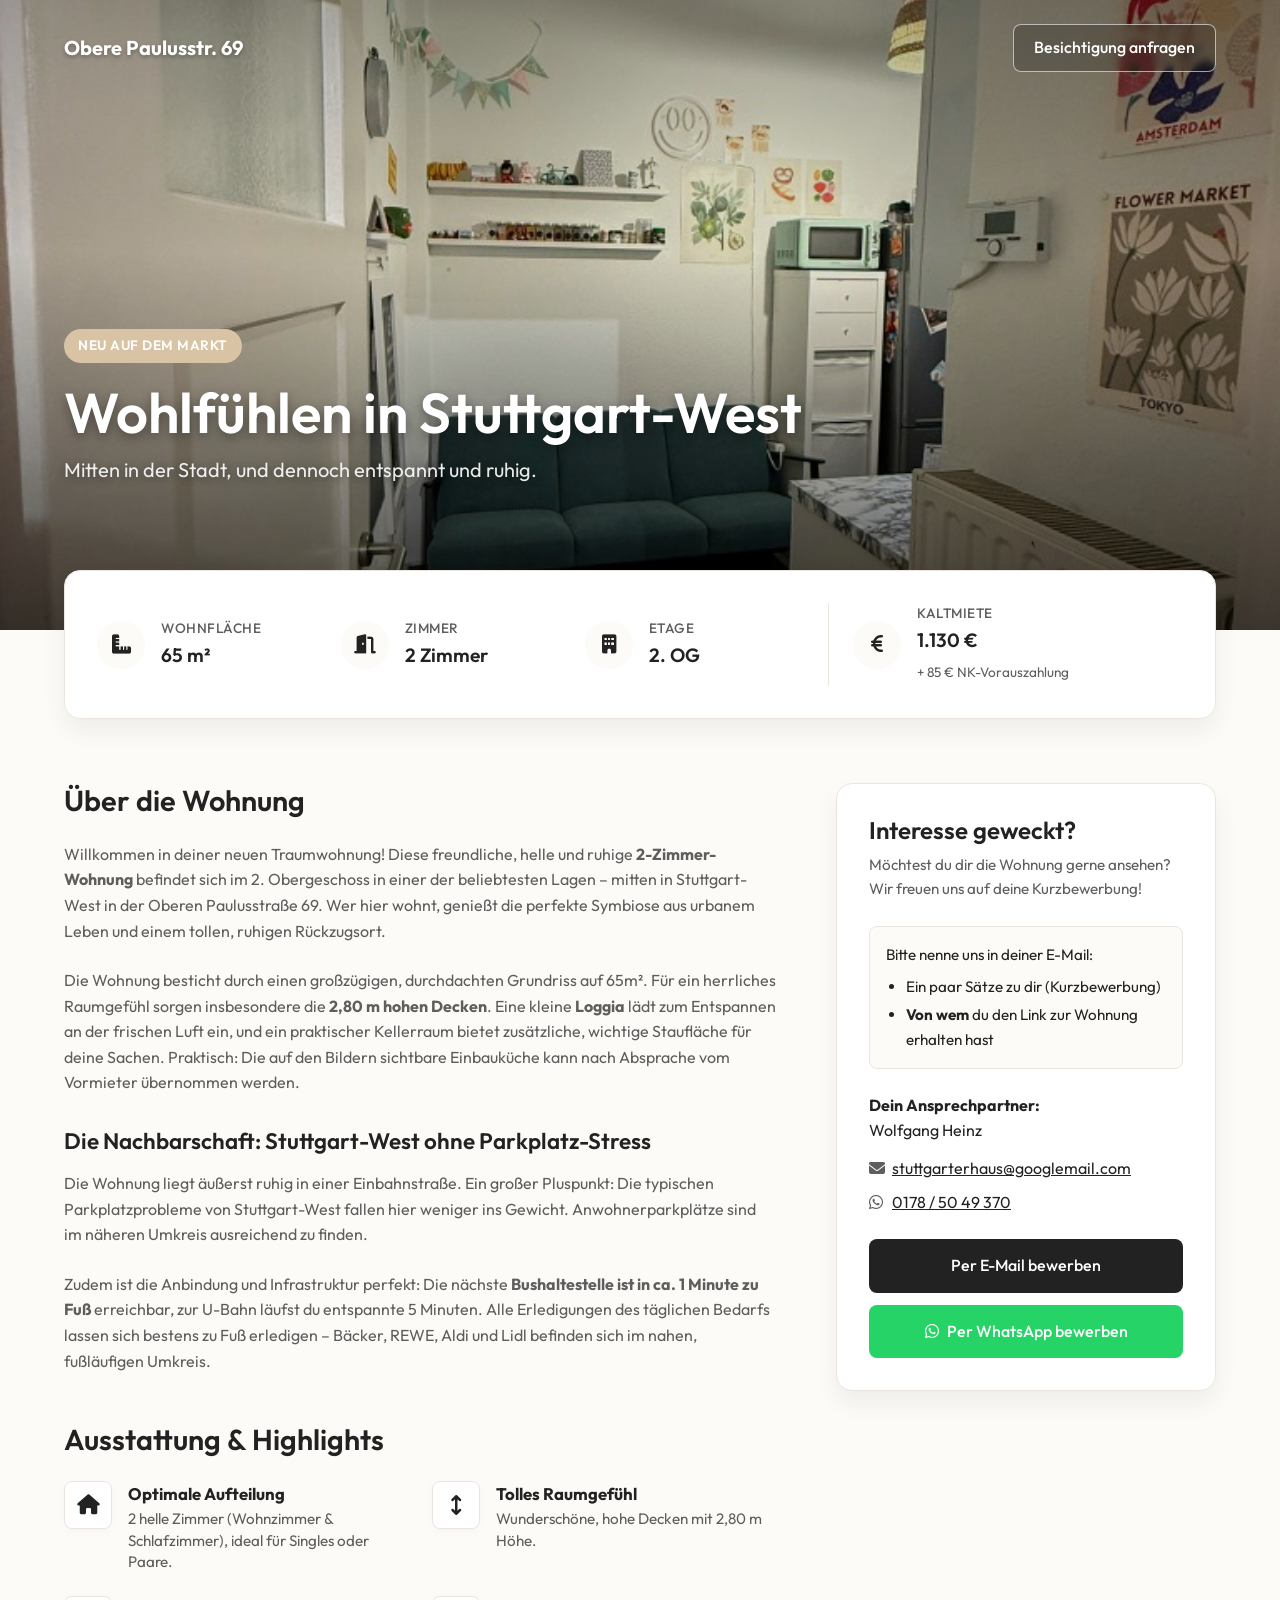
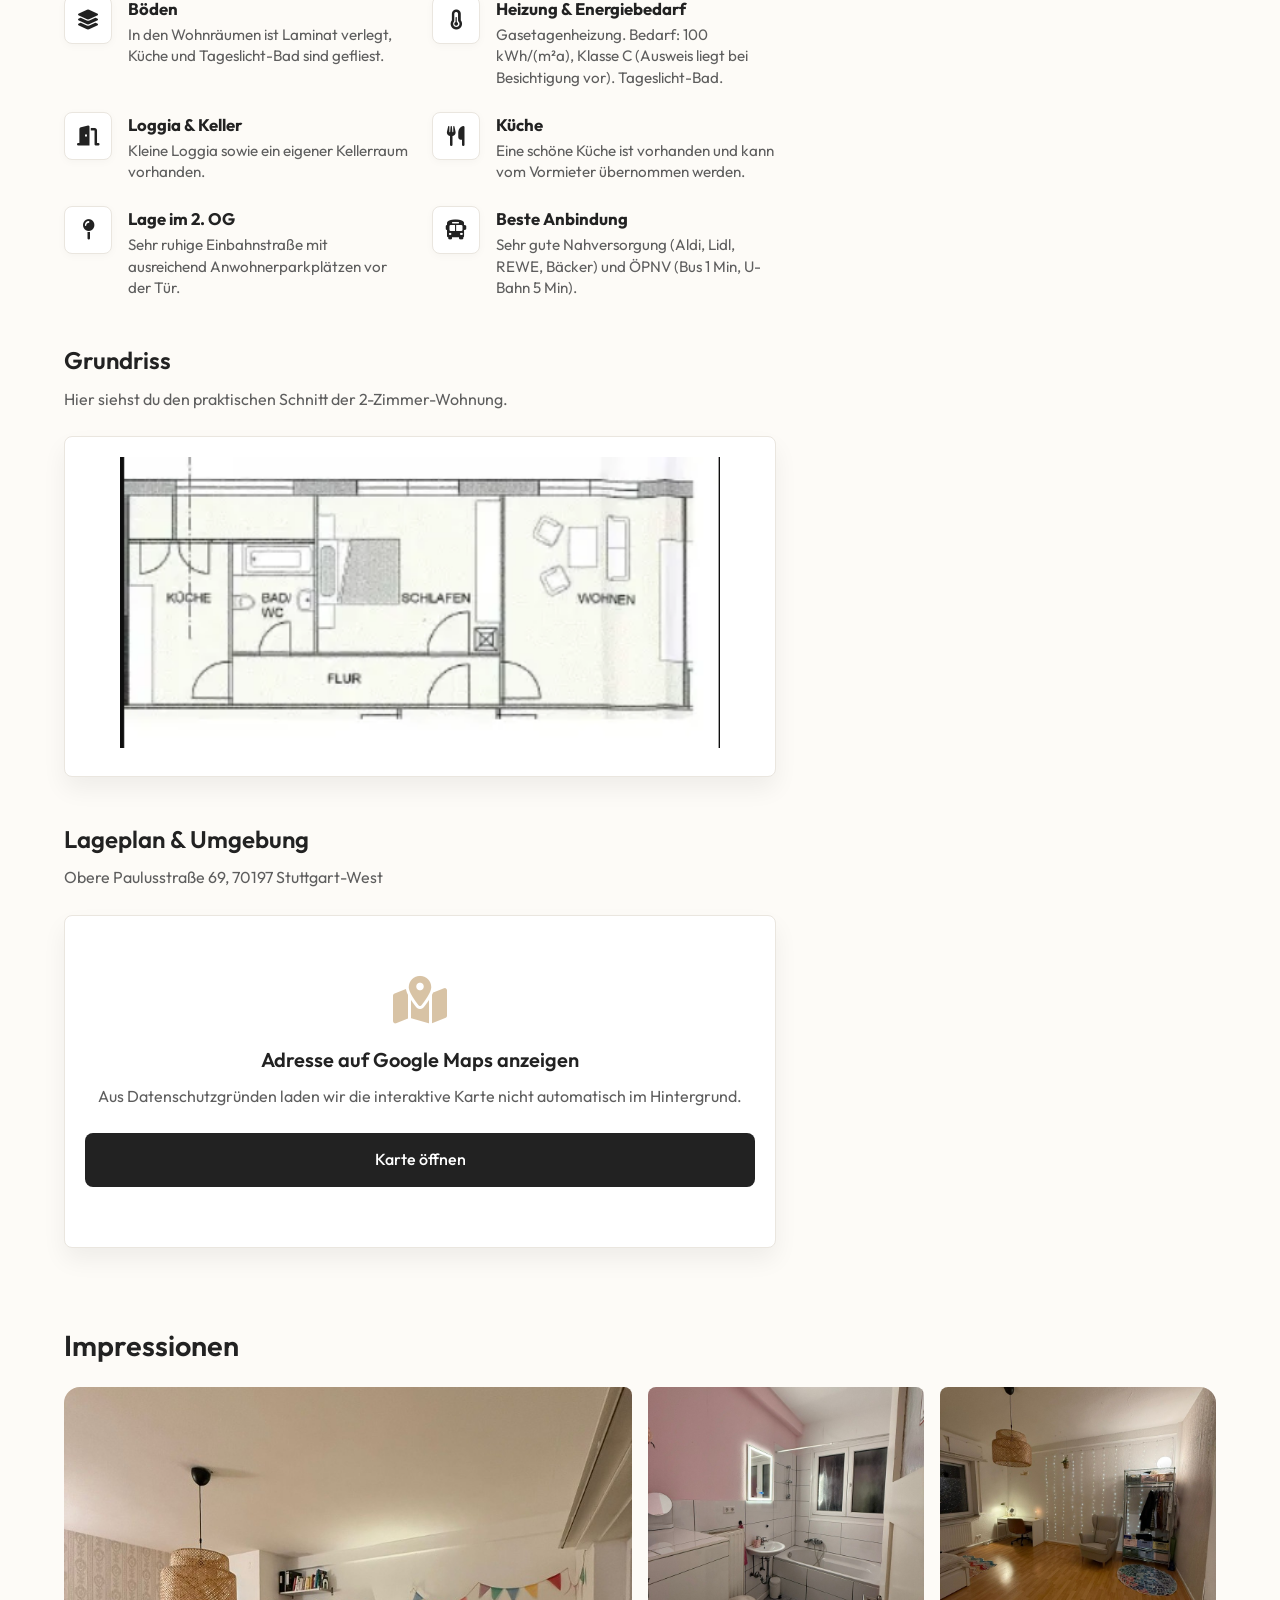
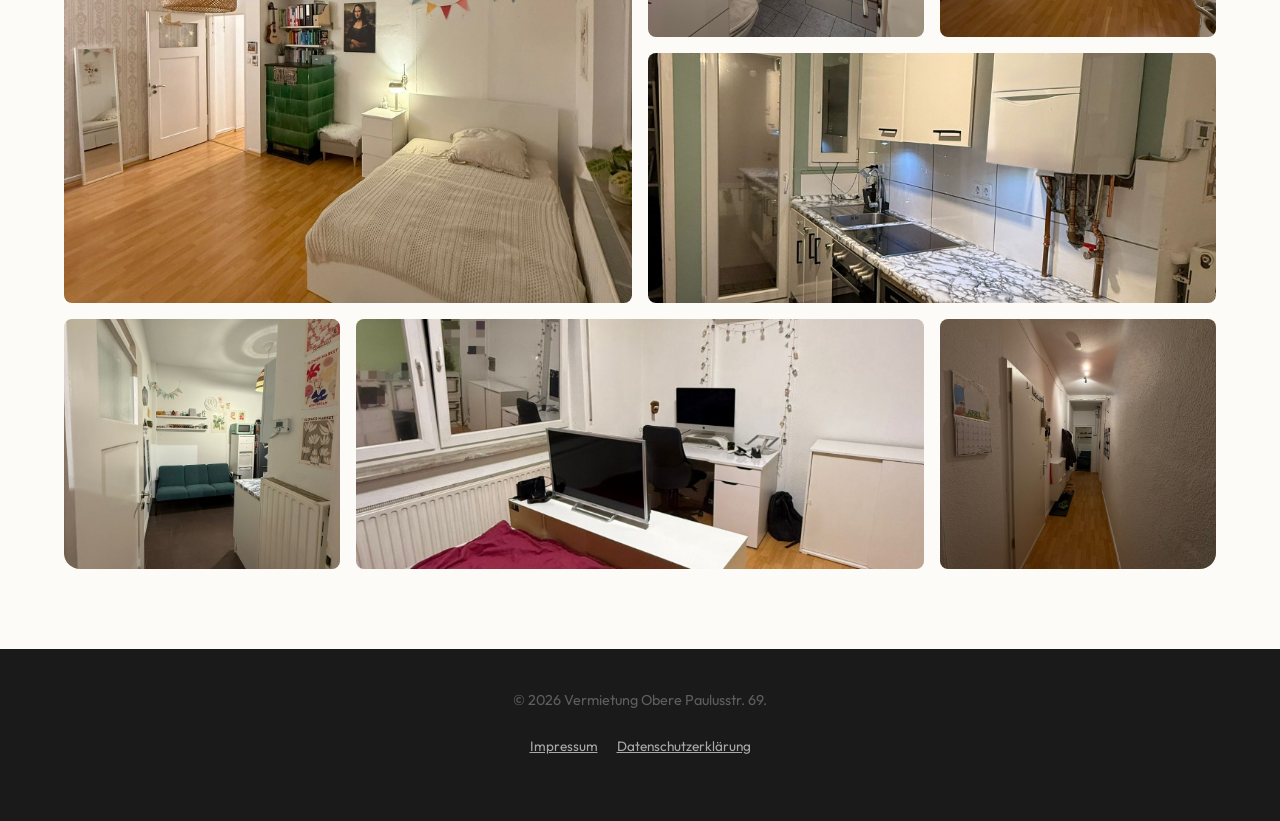
<file: index.html>
<!DOCTYPE html>
<html lang="de">
<head>
    <meta charset="UTF-8">
    <meta name="viewport" content="width=device-width, initial-scale=1.0">
    
    <!-- Open Graph (WhatsApp / iMessage Vorschaubild) -->
    <meta property="og:title" content="Traumwohnung in Stuttgart-West | 65m² | 2 Zimmer">
    <meta property="og:description" content="Moderne, helle 2-Zimmer-Wohnung im 2. OG in Stuttgart-West. 65qm, hohe Decken, Loggia. Jetzt ansehen!">
    <!-- WICHTIG: Ersetze 'DEINE_DOMAIN.de' durch die finale Webadresse, damit WhatsApp das Bild findet -->
    <meta property="og:image" content="https://DEINE_DOMAIN.de/hero_apartment_1775661954087.png">
    
    <title>Wohlfühlen in Stuttgart-West – Deine neue Traumwohnung</title>
    <meta name="description" content="Helle und ruhige 2-Zimmer-Wohnung, 65qm, 2. OG in Stuttgart-West (Obere Paulusstr. 69). Loggia, Keller, 2,8m Decken, Gasetagenheizung.">
    <!-- Google Fonts -->
    <link rel="preconnect" href="https://fonts.googleapis.com">
    <link rel="preconnect" href="https://fonts.gstatic.com" crossorigin>
    <link href="https://fonts.googleapis.com/css2?family=Outfit:wght@300;400;500;600;700&display=swap" rel="stylesheet">
    <!-- Font Awesome for Icons -->
    <link rel="stylesheet" href="https://cdnjs.cloudflare.com/ajax/libs/font-awesome/6.4.0/css/all.min.css">
    <!-- Custom CSS -->
    <link rel="stylesheet" href="styles.css">
</head>
<body>

    <!-- Header / Nav (Optional, minimalist) -->
    <header class="navbar">
        <div class="container nav-content">
            <div class="logo">Obere Paulusstr. 69</div>
            <a href="#kontakt" class="btn-primary-outline">Besichtigung anfragen</a>
        </div>
    </header>

    <!-- Hero Section -->
    <section class="hero">
        <div class="hero-image-container">
            <!-- Using Image 1 as Hero -->
            <img src="media__1775661708270.jpg" alt="Helles Wohnzimmer in Stuttgart-West" class="hero-image">
            <div class="hero-overlay"></div>
            <div class="hero-content container">
                <span class="badge">Neu auf dem Markt</span>
                <h1>Wohlfühlen in Stuttgart-West</h1>
                <p class="hero-subtitle">Mitten in der Stadt, und dennoch entspannt und ruhig.</p>
            </div>
        </div>
    </section>

    <!-- Quick Facts Box -->
    <div class="container">
        <div class="quick-facts">
            <div class="fact-item">
                <div class="fact-icon"><i class="fa-solid fa-ruler-combined"></i></div>
                <div class="fact-text">
                    <span class="fact-label">Wohnfläche</span>
                    <span class="fact-value">65 m²</span>
                </div>
            </div>
            <div class="fact-item">
                <div class="fact-icon"><i class="fa-solid fa-door-open"></i></div>
                <div class="fact-text">
                    <span class="fact-label">Zimmer</span>
                    <span class="fact-value">2 Zimmer</span>
                </div>
            </div>
            <div class="fact-item">
                <div class="fact-icon"><i class="fa-solid fa-building"></i></div>
                <div class="fact-text">
                    <span class="fact-label">Etage</span>
                    <span class="fact-value">2. OG</span>
                </div>
            </div>
            <div class="fact-item fact-price">
                <div class="fact-icon"><i class="fa-solid fa-euro-sign"></i></div>
                <div class="fact-text">
                    <span class="fact-label">Kaltmiete</span>
                    <span class="fact-value">1.130 € <br><small>+ 85 € NK-Vorauszahlung</small></span>
                </div>
            </div>
        </div>
    </div>

    <!-- Main Content Area -->
    <main class="container main-layout">
        <div class="content-left">
            <!-- Beschreibung -->
            <section class="description-section">
                <h2>Über die Wohnung</h2>
                <p>Willkommen in deiner neuen Traumwohnung! Diese freundliche, helle und ruhige <strong>2-Zimmer-Wohnung</strong> befindet sich im 2. Obergeschoss in einer der beliebtesten Lagen – mitten in Stuttgart-West in der Oberen Paulusstraße 69. Wer hier wohnt, genießt die perfekte Symbiose aus urbanem Leben und einem tollen, ruhigen Rückzugsort.</p>
                <p>Die Wohnung besticht durch einen großzügigen, durchdachten Grundriss auf 65m². Für ein herrliches Raumgefühl sorgen insbesondere die <strong>2,80 m hohen Decken</strong>. Eine kleine <strong>Loggia</strong> lädt zum Entspannen an der frischen Luft ein, und ein praktischer Kellerraum bietet zusätzliche, wichtige Staufläche für deine Sachen. Praktisch: Die auf den Bildern sichtbare Einbauküche kann nach Absprache vom Vormieter übernommen werden.</p>
                
                <h3>Die Nachbarschaft: Stuttgart-West ohne Parkplatz-Stress</h3>
                <p>Die Wohnung liegt äußerst ruhig in einer Einbahnstraße. Ein großer Pluspunkt: Die typischen Parkplatzprobleme von Stuttgart-West fallen hier weniger ins Gewicht. Anwohnerparkplätze sind im näheren Umkreis ausreichend zu finden.</p>
                <p>Zudem ist die Anbindung und Infrastruktur perfekt: Die nächste <strong>Bushaltestelle ist in ca. 1 Minute zu Fuß</strong> erreichbar, zur U-Bahn läufst du entspannte 5 Minuten. Alle Erledigungen des täglichen Bedarfs lassen sich bestens zu Fuß erledigen – Bäcker, REWE, Aldi und Lidl befinden sich im nahen, fußläufigen Umkreis.</p>
            </section>

            <!-- Ausstattungs-Liste -->
            <section class="features-section">
                <h2>Ausstattung & Highlights</h2>
                <div class="features-grid">
                    <div class="feature-item">
                        <i class="fa-solid fa-house"></i>
                        <div class="feature-content">
                            <strong>Optimale Aufteilung</strong>
                            <span>2 helle Zimmer (Wohnzimmer & Schlafzimmer), ideal für Singles oder Paare.</span>
                        </div>
                    </div>
                    <div class="feature-item">
                        <i class="fa-solid fa-arrows-up-down"></i>
                        <div class="feature-content">
                            <strong>Tolles Raumgefühl</strong>
                            <span>Wunderschöne, hohe Decken mit 2,80 m Höhe.</span>
                        </div>
                    </div>
                    <div class="feature-item">
                        <i class="fa-solid fa-layer-group"></i>
                        <div class="feature-content">
                            <strong>Böden</strong>
                            <span>In den Wohnräumen ist Laminat verlegt, Küche und Tageslicht-Bad sind gefliest.</span>
                        </div>
                    </div>
                    <div class="feature-item">
                        <i class="fa-solid fa-temperature-half"></i>
                        <div class="feature-content">
                            <strong>Heizung & Energiebedarf</strong>
                            <span>Gasetagenheizung. Bedarf: 100 kWh/(m²a), Klasse C (Ausweis liegt bei Besichtigung vor). Tageslicht-Bad.</span>
                        </div>
                    </div>
                    <div class="feature-item">
                        <i class="fa-solid fa-door-open"></i>
                        <div class="feature-content">
                            <strong>Loggia & Keller</strong>
                            <span>Kleine Loggia sowie ein eigener Kellerraum vorhanden.</span>
                        </div>
                    </div>
                    <div class="feature-item">
                        <i class="fa-solid fa-utensils"></i>
                        <div class="feature-content">
                            <strong>Küche</strong>
                            <span>Eine schöne Küche ist vorhanden und kann vom Vormieter übernommen werden.</span>
                        </div>
                    </div>
                    <div class="feature-item">
                        <i class="fa-solid fa-map-pin"></i>
                        <div class="feature-content">
                            <strong>Lage im 2. OG</strong>
                            <span>Sehr ruhige Einbahnstraße mit ausreichend Anwohnerparkplätzen vor der Tür.</span>
                        </div>
                    </div>
                    <div class="feature-item">
                        <i class="fa-solid fa-bus"></i>
                        <div class="feature-content">
                            <strong>Beste Anbindung</strong>
                            <span>Sehr gute Nahversorgung (Aldi, Lidl, REWE, Bäcker) und ÖPNV (Bus 1 Min, U-Bahn 5 Min).</span>
                        </div>
                    </div>
                </div>
            </section>

            <!-- Grundriss -->
            <section class="floorplan-section" style="margin-top: 48px;">
                <h2>Grundriss</h2>
                <p>Hier siehst du den praktischen Schnitt der 2-Zimmer-Wohnung.</p>
                <div style="border-radius: 8px; overflow: hidden; box-shadow: var(--box-shadow); border: 1px solid var(--border-color); text-align: center; background-color: white; padding: 20px;">
                    <img src="media__1775673850440.png" alt="Grundriss der Wohnung" style="width: 100%; max-width: 600px; display: inline-block;">
                </div>
            </section>

            <!-- Lageplan -->
            <section class="map-section" style="margin-top: 48px;">
                <h2>Lageplan & Umgebung</h2>
                <p>Obere Paulusstraße 69, 70197 Stuttgart-West</p>
                <div style="border-radius: 8px; overflow: hidden; box-shadow: var(--box-shadow); border: 1px solid var(--border-color); background-color: var(--surface-color); text-align: center; padding: 60px 20px;">
                    <i class="fa-solid fa-map-location-dot" style="font-size: 3rem; color: var(--accent-color); margin-bottom: 24px;"></i>
                    <h3 style="margin-bottom: 12px; font-size: 1.25rem;">Adresse auf Google Maps anzeigen</h3>
                    <p style="color: var(--text-secondary); margin-bottom: 24px;">Aus Datenschutzgründen laden wir die interaktive Karte nicht automatisch im Hintergrund.</p>
                    <a href="https://maps.google.com/maps?q=Obere+Paulusstra%C3%9Fe+69,+70197+Stuttgart" target="_blank" rel="noopener noreferrer" class="btn-primary" style="display: inline-block;">Karte öffnen</a>
                </div>
            </section>
        </div>

        <div class="content-right" id="kontakt">
            <!-- Kontakt Box -->
            <div class="contact-card">
                <h3>Interesse geweckt?</h3>
                <p>Möchtest du dir die Wohnung gerne ansehen? Wir freuen uns auf deine Kurzbewerbung!</p>
                
                <div style="margin-top: 20px; margin-bottom: 24px; font-size: 0.95rem; background-color: var(--bg-color); padding: 16px; border-radius: 8px; border: 1px solid var(--border-color);">
                    Bitte nenne uns in deiner E-Mail:
                    <ul style="margin-top: 8px; padding-left: 20px; color: var(--text-primary);">
                        <li style="margin-bottom: 4px;">Ein paar Sätze zu dir (Kurzbewerbung)</li>
                        <li><strong>Von wem</strong> du den Link zur Wohnung erhalten hast</li>
                    </ul>
                </div>
                
                <div style="margin-bottom: 24px;">
                    <strong>Dein Ansprechpartner:</strong><br>
                    Wolfgang Heinz<br>
                    <div style="margin-top: 12px; display: flex; flex-direction: column; gap: 8px;">
                        <span>
                            <i class="fa-solid fa-envelope" style="color: var(--text-secondary); width: 20px;"></i> 
                            <a href="mailto:stuttgarterhaus@googlemail.com?subject=Bewerbung%20Wohnung%20Obere%20Paulusstr.%2069&body=Hallo%20Herr%20Heinz%2C%0D%0A%0D%0Aich%20interessiere%20mich%20f%C3%BCr%20die%20Wohnung.%0D%0A%0D%0A---%0D%0AMeine%20Kurzbewerbung%3A%0D%0A(bitte%20hier%20ausf%C3%BCllen)%0D%0A%0D%0A%0D%0AIch%20wurde%20auf%20die%20Wohnung%20aufmerksam%20gemacht%20von%20(Vorname%20Nachname)%3A%0D%0A...%0D%0A---%0D%0A%0D%0AViele%20Gr%C3%BC%C3%9Fe%0D%0A" style="color: var(--text-primary); text-decoration: underline;">stuttgarterhaus@googlemail.com</a>
                        </span>
                        <span>
                            <i class="fa-brands fa-whatsapp" style="color: var(--text-secondary); width: 20px;"></i> 
                            <a href="https://wa.me/491785049370?text=Hallo%20Herr%20Heinz%2C%0A%0Aich%20interessiere%20mich%20f%C3%BCr%20die%20Wohnung%20(Obere%20Paulusstr.%2069).%0A%0A---%0AMeine%20Kurzbewerbung%3A%0A(bitte%20ausf%C3%BCllen)%0A%0AIch%20wurde%20auf%20die%20Wohnung%20aufmerksam%20gemacht%20von%20(Vorname%20Nachname)%3A%0A...%0A---" target="_blank" rel="noopener noreferrer" style="color: var(--text-primary); text-decoration: underline;">0178 / 50 49 370</a>
                        </span>
                    </div>
                </div>
                
                <div style="display: flex; flex-direction: column; gap: 12px;">
                    <a href="mailto:stuttgarterhaus@googlemail.com?subject=Bewerbung%20Wohnung%20Obere%20Paulusstr.%2069&body=Hallo%20Herr%20Heinz%2C%0D%0A%0D%0Aich%20interessiere%20mich%20f%C3%BCr%20die%20Wohnung.%0D%0A%0D%0A---%0D%0AMeine%20Kurzbewerbung%3A%0D%0A(bitte%20hier%20ausf%C3%BCllen)%0D%0A%0D%0A%0D%0AIch%20wurde%20auf%20die%20Wohnung%20aufmerksam%20gemacht%20von%20(Vorname%20Nachname)%3A%0D%0A...%0D%0A---%0D%0A%0D%0AViele%20Gr%C3%BC%C3%9Fe%0D%0A" class="btn-primary" style="display: block; text-align: center;">Per E-Mail bewerben</a>
                    
                    <a href="https://wa.me/491785049370?text=Hallo%20Herr%20Heinz%2C%0A%0Aich%20interessiere%20mich%20f%C3%BCr%20die%20Wohnung%20(Obere%20Paulusstr.%2069).%0A%0A---%0AMeine%20Kurzbewerbung%3A%0A(bitte%20ausf%C3%BCllen)%0A%0AIch%20wurde%20auf%20die%20Wohnung%20aufmerksam%20gemacht%20von%20(Vorname%20Nachname)%3A%0A...%0A---" target="_blank" rel="noopener noreferrer" class="btn-primary" style="display: block; text-align: center; background-color: #25D366; border-color: #25D366; color: white;">
                        <i class="fa-brands fa-whatsapp" style="margin-right: 8px;"></i>Per WhatsApp bewerben
                    </a>
                </div>
            </div>
        </div>
    </main>

    <!-- Bilder-Galerie -->
    <section class="gallery-section container">
        <h2>Impressionen</h2>
        <div class="gallery-grid">
            <div class="gallery-item item-main">
                <img src="media__1775661708303.jpg" alt="Wohndetail">
            </div>
            <div class="gallery-item">
                <img src="media__1775661708313.jpg" alt="Wohndetail">
            </div>
            <div class="gallery-item">
                <img src="media__1775661708344.jpg" alt="Wohndetail">
            </div>
            <div class="gallery-item item-wide">
                <img src="media__1775661708350.jpg" alt="Wohndetail">
            </div>
            <div class="gallery-item">
                <img src="media__1775661708270.jpg" alt="Wohndetail">
            </div>
            <div class="gallery-item item-wide">
                <img src="media__1775674872232.jpg" alt="Wohndetail">
            </div>
            <div class="gallery-item">
                <img src="media__1775674937672.jpg" alt="Wohndetail">
            </div>
        </div>
    </section>

    <!-- Footer -->
    <footer>
        <div class="container">
            <p>&copy; 2026 Vermietung Obere Paulusstr. 69.</p>
            <p style="margin-top: 8px; font-size: 0.85rem;">
                <a href="impressum.html" style="color: #aaa; margin-right: 16px; text-decoration: underline;">Impressum</a>
                <a href="datenschutz.html" style="color: #aaa; text-decoration: underline;">Datenschutzerklärung</a>
            </p>
        </div>
    </footer>

</body>
</html>
</file>
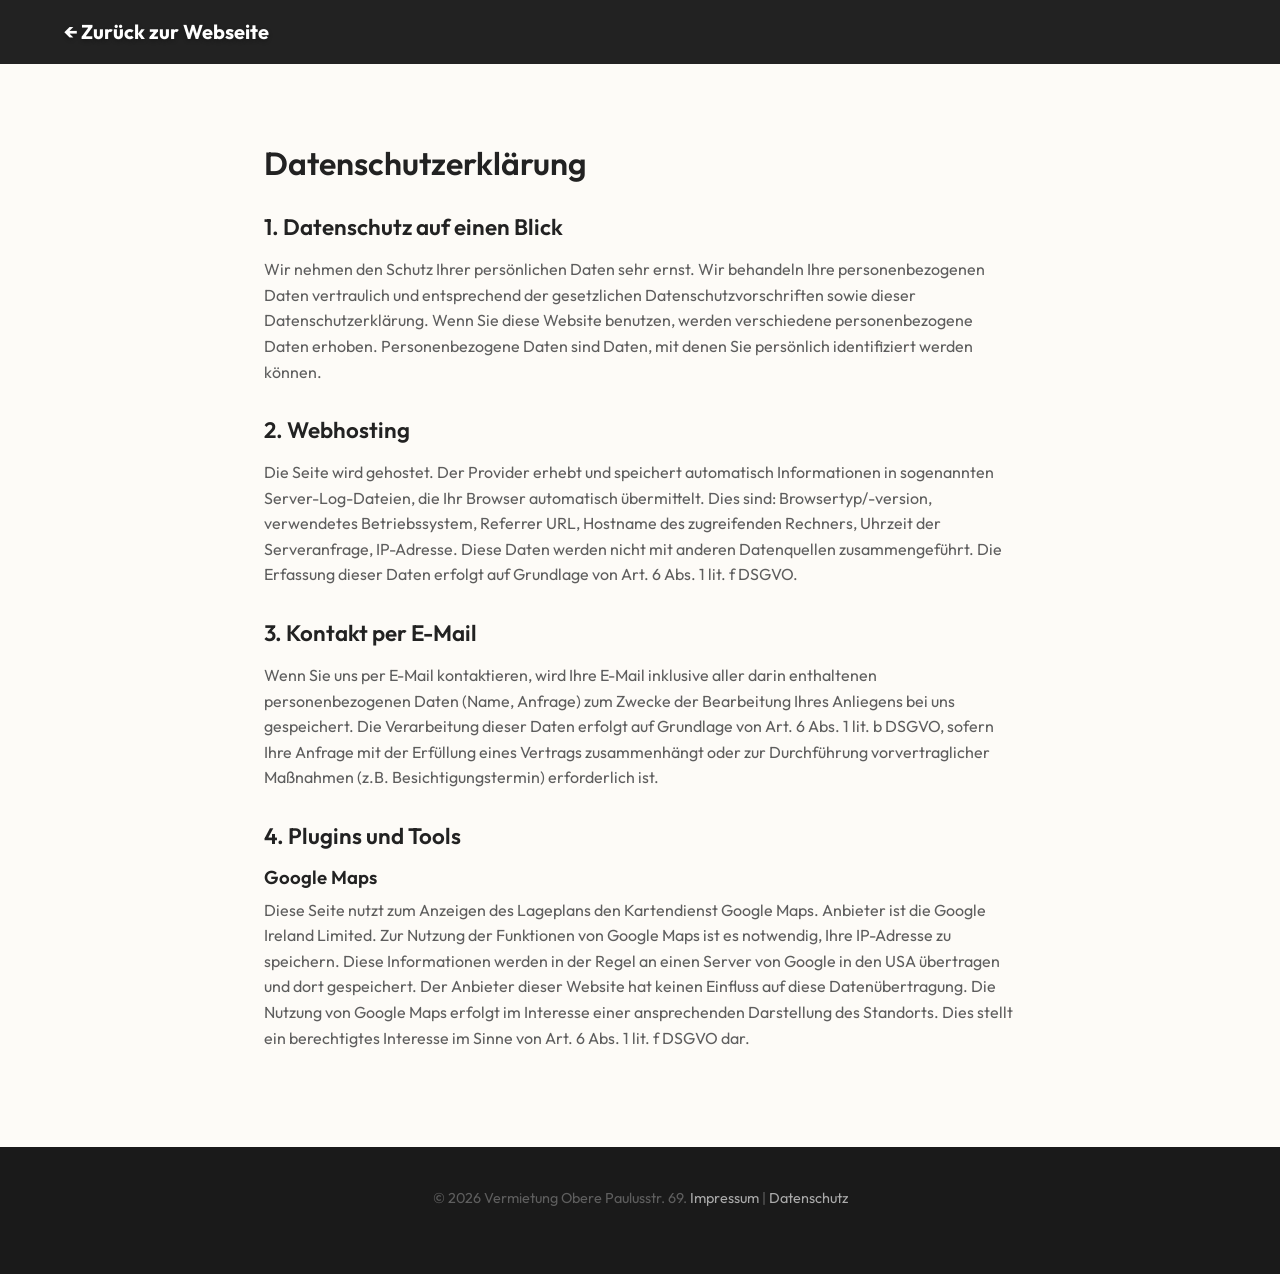
<file: datenschutz.html>
<!DOCTYPE html>
<html lang="de">
<head>
    <meta charset="UTF-8">
    <meta name="viewport" content="width=device-width, initial-scale=1.0">
    <title>Datenschutzerklärung</title>
    <link href="https://fonts.googleapis.com/css2?family=Outfit:wght@300;400;500;600;700&display=swap" rel="stylesheet">
    <link rel="stylesheet" href="styles.css">
    <style>
        .legal-content {
            padding: 80px 24px;
            max-width: 800px;
            margin: 0 auto;
            min-height: 80vh;
        }
        .legal-content h1 { margin-bottom: 24px; }
        .legal-content h2 { margin-top: 32px; margin-bottom: 16px; font-size: 1.4rem; }
        .legal-content p, .legal-content li { margin-bottom: 16px; color: var(--text-secondary); }
    </style>
</head>
<body>
    <header class="navbar" style="position: relative; background-color: var(--text-primary); padding: 16px 0;">
        <div class="container nav-content">
            <a href="index.html" class="logo" style="color: white; text-decoration: none;">&larr; Zurück zur Webseite</a>
        </div>
    </header>
    <main class="legal-content">
        <h1>Datenschutzerklärung</h1>
        <h2>1. Datenschutz auf einen Blick</h2>
        <p>Wir nehmen den Schutz Ihrer persönlichen Daten sehr ernst. Wir behandeln Ihre personenbezogenen Daten vertraulich und entsprechend der gesetzlichen Datenschutzvorschriften sowie dieser Datenschutzerklärung. Wenn Sie diese Website benutzen, werden verschiedene personenbezogene Daten erhoben. Personenbezogene Daten sind Daten, mit denen Sie persönlich identifiziert werden können.</p>

        <h2>2. Webhosting</h2>
        <p>Die Seite wird gehostet. Der Provider erhebt und speichert automatisch Informationen in sogenannten Server-Log-Dateien, die Ihr Browser automatisch übermittelt. Dies sind: Browsertyp/-version, verwendetes Betriebssystem, Referrer URL, Hostname des zugreifenden Rechners, Uhrzeit der Serveranfrage, IP-Adresse. Diese Daten werden nicht mit anderen Datenquellen zusammengeführt. Die Erfassung dieser Daten erfolgt auf Grundlage von Art. 6 Abs. 1 lit. f DSGVO.</p>

        <h2>3. Kontakt per E-Mail</h2>
        <p>Wenn Sie uns per E-Mail kontaktieren, wird Ihre E-Mail inklusive aller darin enthaltenen personenbezogenen Daten (Name, Anfrage) zum Zwecke der Bearbeitung Ihres Anliegens bei uns gespeichert. Die Verarbeitung dieser Daten erfolgt auf Grundlage von Art. 6 Abs. 1 lit. b DSGVO, sofern Ihre Anfrage mit der Erfüllung eines Vertrags zusammenhängt oder zur Durchführung vorvertraglicher Maßnahmen (z.B. Besichtigungstermin) erforderlich ist.</p>

        <h2>4. Plugins und Tools</h2>
        <h3>Google Maps</h3>
        <p>Diese Seite nutzt zum Anzeigen des Lageplans den Kartendienst Google Maps. Anbieter ist die Google Ireland Limited. Zur Nutzung der Funktionen von Google Maps ist es notwendig, Ihre IP-Adresse zu speichern. Diese Informationen werden in der Regel an einen Server von Google in den USA übertragen und dort gespeichert. Der Anbieter dieser Website hat keinen Einfluss auf diese Datenübertragung. Die Nutzung von Google Maps erfolgt im Interesse einer ansprechenden Darstellung des Standorts. Dies stellt ein berechtigtes Interesse im Sinne von Art. 6 Abs. 1 lit. f DSGVO dar.</p>
    </main>
    <footer>
        <div class="container">
            <p>&copy; 2026 Vermietung Obere Paulusstr. 69. <a href="impressum.html" style="color:#aaa;">Impressum</a> | <a href="datenschutz.html" style="color:#aaa;">Datenschutz</a></p>
        </div>
    </footer>
</body>
</html>
</file>
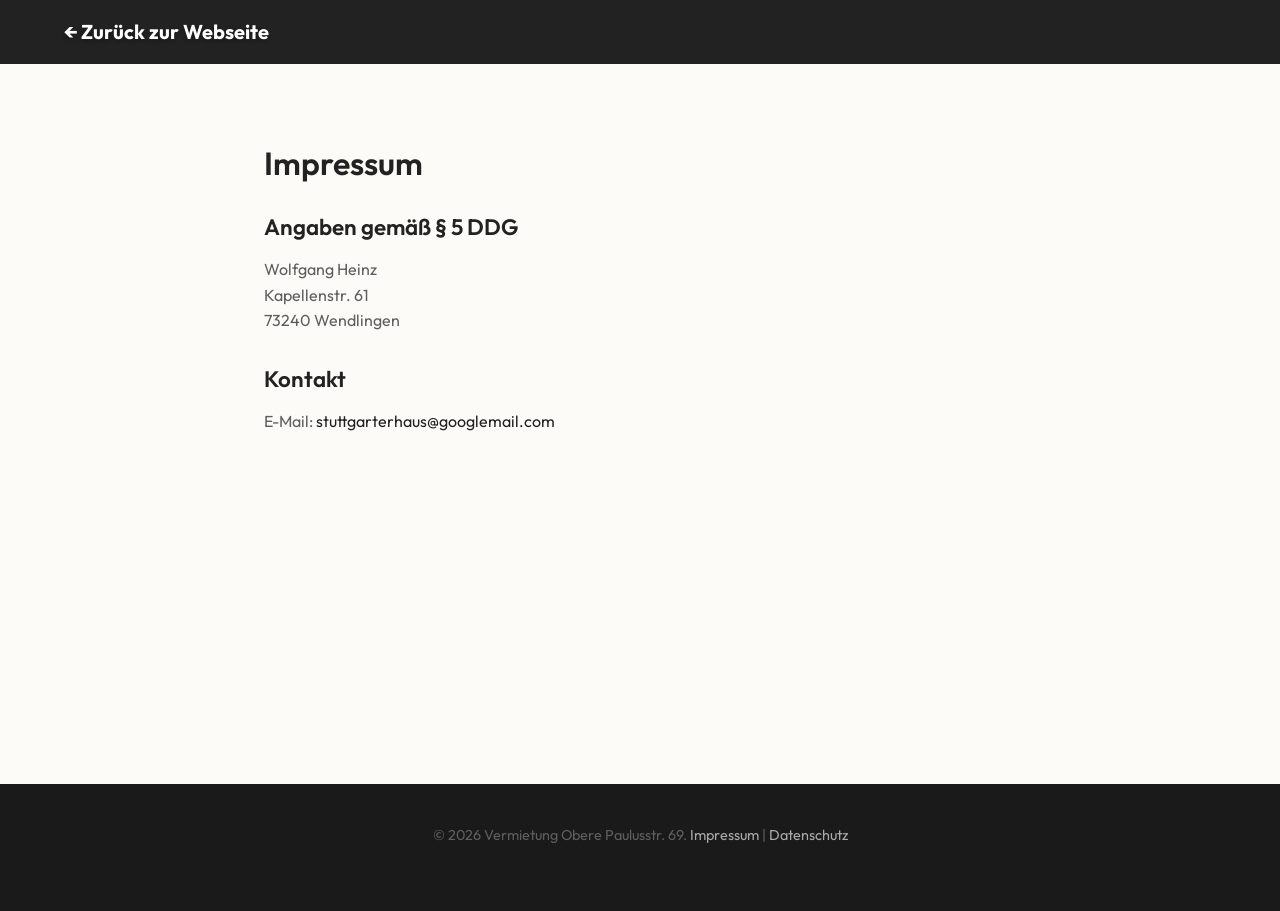
<file: impressum.html>
<!DOCTYPE html>
<html lang="de">
<head>
    <meta charset="UTF-8">
    <meta name="viewport" content="width=device-width, initial-scale=1.0">
    <title>Impressum</title>
    <link href="https://fonts.googleapis.com/css2?family=Outfit:wght@300;400;500;600;700&display=swap" rel="stylesheet">
    <link rel="stylesheet" href="styles.css">
    <style>
        .legal-content {
            padding: 80px 24px;
            max-width: 800px;
            margin: 0 auto;
            min-height: 80vh;
        }
        .legal-content h1 { margin-bottom: 24px; }
        .legal-content h2 { margin-top: 32px; margin-bottom: 16px; font-size: 1.4rem; }
    </style>
</head>
<body>
    <header class="navbar" style="position: relative; background-color: var(--text-primary); padding: 16px 0;">
        <div class="container nav-content">
            <a href="index.html" class="logo" style="color: white; text-decoration: none;">&larr; Zurück zur Webseite</a>
        </div>
    </header>
    <main class="legal-content">
        <h1>Impressum</h1>
        <h2>Angaben gemäß § 5 DDG</h2>
        <p>
            Wolfgang Heinz<br>
            Kapellenstr. 61<br>
            73240 Wendlingen<br>
        </p>
        <h2>Kontakt</h2>
        <p>
            E-Mail: <a href="mailto:stuttgarterhaus@googlemail.com">stuttgarterhaus@googlemail.com</a>
        </p>
    </main>
    <footer>
        <div class="container">
            <p>&copy; 2026 Vermietung Obere Paulusstr. 69. <a href="impressum.html" style="color:#aaa;">Impressum</a> | <a href="datenschutz.html" style="color:#aaa;">Datenschutz</a></p>
        </div>
    </footer>
</body>
</html>
</file>
<file: styles.css>
/* CSS Variables for elegant Airbnb/Real-Estate modern look */
:root {
    --bg-color: #fdfbf7;        /* Warm white background */
    --surface-color: #ffffff;   /* Pure white for cards */
    --text-primary: #222222;    /* Anthracite for primary text */
    --text-secondary: #5e5e5e;  /* Lighter grey for secondary text */
    --accent-color: #d8c3a5;    /* Soft beige/sand accent */
    --accent-hover: #c4ae8f;
    --border-color: #eae6df;
    --border-radius: 16px;
    --box-shadow: 0 12px 24px rgba(0, 0, 0, 0.06);
    --transition: all 0.3s ease;
}

* {
    margin: 0;
    padding: 0;
    box-sizing: border-box;
}

body {
    font-family: 'Outfit', sans-serif;
    background-color: var(--bg-color);
    color: var(--text-primary);
    line-height: 1.6;
    -webkit-font-smoothing: antialiased;
}

h1, h2, h3, h4 {
    font-weight: 600;
    line-height: 1.2;
    margin-bottom: 0.5em;
    color: var(--text-primary);
}

p {
    margin-bottom: 1.5rem;
    color: var(--text-secondary);
}

a {
    text-decoration: none;
    color: var(--text-primary);
}

.container {
    max-width: 1200px;
    margin: 0 auto;
    padding: 0 24px;
}

/* Base Buttons */
.btn-primary, .btn-primary-outline {
    display: inline-block;
    padding: 14px 24px;
    border-radius: 8px;
    font-weight: 500;
    font-size: 1rem;
    cursor: pointer;
    transition: var(--transition);
    text-align: center;
    border: none;
}

.btn-primary {
    background-color: var(--text-primary);
    color: #fff;
    width: 100%;
}

.btn-primary:hover {
    background-color: #000;
    transform: translateY(-2px);
}

.btn-primary-outline {
    background-color: transparent;
    border: 1px solid var(--border-color);
    color: var(--text-primary);
    padding: 10px 20px;
}

.btn-primary-outline:hover {
    border-color: var(--text-primary);
    background-color: #fafafa;
}

/* Navigation */
.navbar {
    position: absolute;
    top: 0;
    width: 100%;
    z-index: 10;
    padding: 24px 0;
}

.nav-content {
    display: flex;
    justify-content: space-between;
    align-items: center;
}

.logo {
    font-size: 1.25rem;
    font-weight: 700;
    color: #fff;
    text-shadow: 0 2px 4px rgba(0,0,0,0.3);
}

.navbar .btn-primary-outline {
    color: #fff;
    border-color: rgba(255,255,255,0.6);
    background-color: rgba(0,0,0,0.2);
    backdrop-filter: blur(4px);
}
.navbar .btn-primary-outline:hover {
    background-color: #fff;
    color: var(--text-primary);
    border-color: #fff;
}

/* Hero Section */
.hero {
    position: relative;
    height: 70vh;
    min-height: 500px;
    margin-bottom: -60px; /* Pull quick facts up */
}

.hero-image-container {
    width: 100%;
    height: 100%;
    position: relative;
}

.hero-image {
    width: 100%;
    height: 100%;
    object-fit: cover;
}

.hero-overlay {
    position: absolute;
    top: 0;
    left: 0;
    width: 100%;
    height: 100%;
    background: linear-gradient(to bottom, rgba(0,0,0,0.3) 0%, rgba(0,0,0,0.1) 40%, rgba(0,0,0,0.6) 100%);
}

.hero-content {
    position: absolute;
    bottom: 120px;
    left: 0;
    right: 0;
    color: #fff;
}

.badge {
    background-color: var(--accent-color);
    color: #fff;
    padding: 6px 14px;
    border-radius: 20px;
    font-size: 0.85rem;
    font-weight: 600;
    text-transform: uppercase;
    letter-spacing: 0.5px;
    display: inline-block;
    margin-bottom: 16px;
}

.hero h1 {
    color: #fff;
    font-size: 3.5rem;
    margin-bottom: 8px;
    text-shadow: 0 4px 12px rgba(0,0,0,0.4);
}

.hero-subtitle {
    font-size: 1.25rem;
    color: rgba(255,255,255,0.9);
    text-shadow: 0 2px 8px rgba(0,0,0,0.4);
}

/* Quick Facts */
.quick-facts {
    position: relative;
    z-index: 5;
    background-color: var(--surface-color);
    border-radius: var(--border-radius);
    padding: 32px;
    box-shadow: var(--box-shadow);
    display: flex;
    justify-content: space-between;
    flex-wrap: wrap;
    gap: 24px;
    border: 1px solid var(--border-color);
}

.fact-item {
    display: flex;
    align-items: center;
    gap: 16px;
    flex: 1;
    min-width: 180px;
}

.fact-item.fact-price {
    flex: 1.5;
    border-left: 1px solid var(--border-color);
    padding-left: 24px;
}

.fact-icon {
    width: 48px;
    height: 48px;
    background-color: var(--bg-color);
    border-radius: 50%;
    display: flex;
    align-items: center;
    justify-content: center;
    font-size: 1.2rem;
    color: var(--text-primary);
}

.fact-text {
    display: flex;
    flex-direction: column;
}

.fact-label {
    font-size: 0.85rem;
    color: var(--text-secondary);
    text-transform: uppercase;
    letter-spacing: 0.5px;
    font-weight: 500;
}

.fact-value {
    font-size: 1.2rem;
    font-weight: 600;
    color: var(--text-primary);
}
.fact-value small {
    font-size: 0.85rem;
    font-weight: 400;
    color: var(--text-secondary);
}

/* Main Layout */
.main-layout {
    display: flex;
    gap: 60px;
    margin-top: 64px;
    margin-bottom: 80px;
}

.content-left {
    flex: 1;
}

.content-right {
    width: 380px;
    flex-shrink: 0;
}

/* Description & Features */
.description-section h2, .features-section h2 {
    font-size: 1.8rem;
    margin-bottom: 24px;
}

.description-section h3 {
    font-size: 1.4rem;
    margin-top: 32px;
    margin-bottom: 16px;
}

.features-section {
    margin-top: 48px;
}

.features-grid {
    display: grid;
    grid-template-columns: repeat(auto-fit, minmax(260px, 1fr));
    gap: 24px;
    margin-top: 16px;
}

.feature-item {
    display: flex;
    align-items: flex-start;
    gap: 16px;
}

.feature-item i {
    font-size: 1.25rem;
    color: var(--text-primary);
    background-color: var(--surface-color);
    border: 1px solid var(--border-color);
    border-radius: 8px;
    width: 48px;
    height: 48px;
    display: flex;
    align-items: center;
    justify-content: center;
    flex-shrink: 0;
    box-shadow: 0 2px 8px rgba(0,0,0,0.03);
}

.feature-content {
    display: flex;
    flex-direction: column;
    gap: 4px;
    padding-top: 2px;
}

.feature-content strong {
    font-size: 1.05rem;
    color: var(--text-primary);
    line-height: 1.3;
}

.feature-content span {
    font-size: 0.95rem;
    color: var(--text-secondary);
    line-height: 1.4;
}

/* Contact Card */
.contact-card {
    background-color: var(--surface-color);
    border: 1px solid var(--border-color);
    border-radius: var(--border-radius);
    padding: 32px;
    box-shadow: var(--box-shadow);
    position: sticky;
    top: 32px;
}

.contact-card h3 {
    font-size: 1.5rem;
    margin-bottom: 8px;
}

.contact-card > p {
    font-size: 0.95rem;
    margin-bottom: 24px;
}

.form-group {
    margin-bottom: 20px;
}

.form-group label {
    display: block;
    font-size: 0.9rem;
    font-weight: 500;
    margin-bottom: 8px;
}

.form-group input,
.form-group textarea {
    width: 100%;
    padding: 12px 16px;
    border: 1px solid var(--border-color);
    border-radius: 8px;
    font-family: inherit;
    font-size: 1rem;
    background-color: var(--bg-color);
    transition: var(--transition);
}

.form-group input:focus,
.form-group textarea:focus {
    outline: none;
    border-color: var(--text-primary);
    background-color: #fff;
}

.form-disclaimer {
    font-size: 0.8rem;
    text-align: center;
    margin-top: 16px;
    margin-bottom: 0;
}

/* Gallery Section */
.gallery-section {
    margin-bottom: 80px;
}

.gallery-section h2 {
    font-size: 1.8rem;
    margin-bottom: 24px;
}

.gallery-grid {
    display: grid;
    grid-template-columns: repeat(4, 1fr);
    grid-auto-rows: 250px;
    gap: 16px;
    border-radius: var(--border-radius);
    overflow: hidden;
}

.gallery-item {
    position: relative;
    overflow: hidden;
    border-radius: 8px;
}

.gallery-item img {
    width: 100%;
    height: 100%;
    object-fit: cover;
    transition: transform 0.5s ease;
}

.gallery-item:hover img {
    transform: scale(1.05);
}

/* Masonry approximation */
.item-main {
    grid-column: span 2;
    grid-row: span 2;
}
.item-wide {
    grid-column: span 2;
}

/* Footer */
footer {
    background-color: #1a1a1a;
    color: #888;
    padding: 40px 0;
    text-align: center;
    font-size: 0.9rem;
}

/* Responsive Design */
@media (max-width: 1024px) {
    .main-layout {
        flex-direction: column;
    }
    .content-right {
        width: 100%;
    }
    .contact-card {
        position: relative;
        top: 0;
    }
    .fact-item.fact-price {
        border-left: none;
        padding-left: 0;
    }
}

@media (max-width: 768px) {
    .hero h1 {
        font-size: 2.5rem;
    }
    .quick-facts {
        padding: 24px;
        flex-direction: column;
    }
    .fact-item {
        width: 100%;
    }
    .gallery-grid {
        grid-template-columns: 1fr 1fr;
        grid-auto-rows: 200px;
    }
    .item-main, .item-wide {
        grid-column: span 2;
    }
}

@media (max-width: 480px) {
    .gallery-grid {
        grid-template-columns: 1fr;
    }
    .item-main, .item-wide {
        grid-column: span 1;
    }
}
</file>
